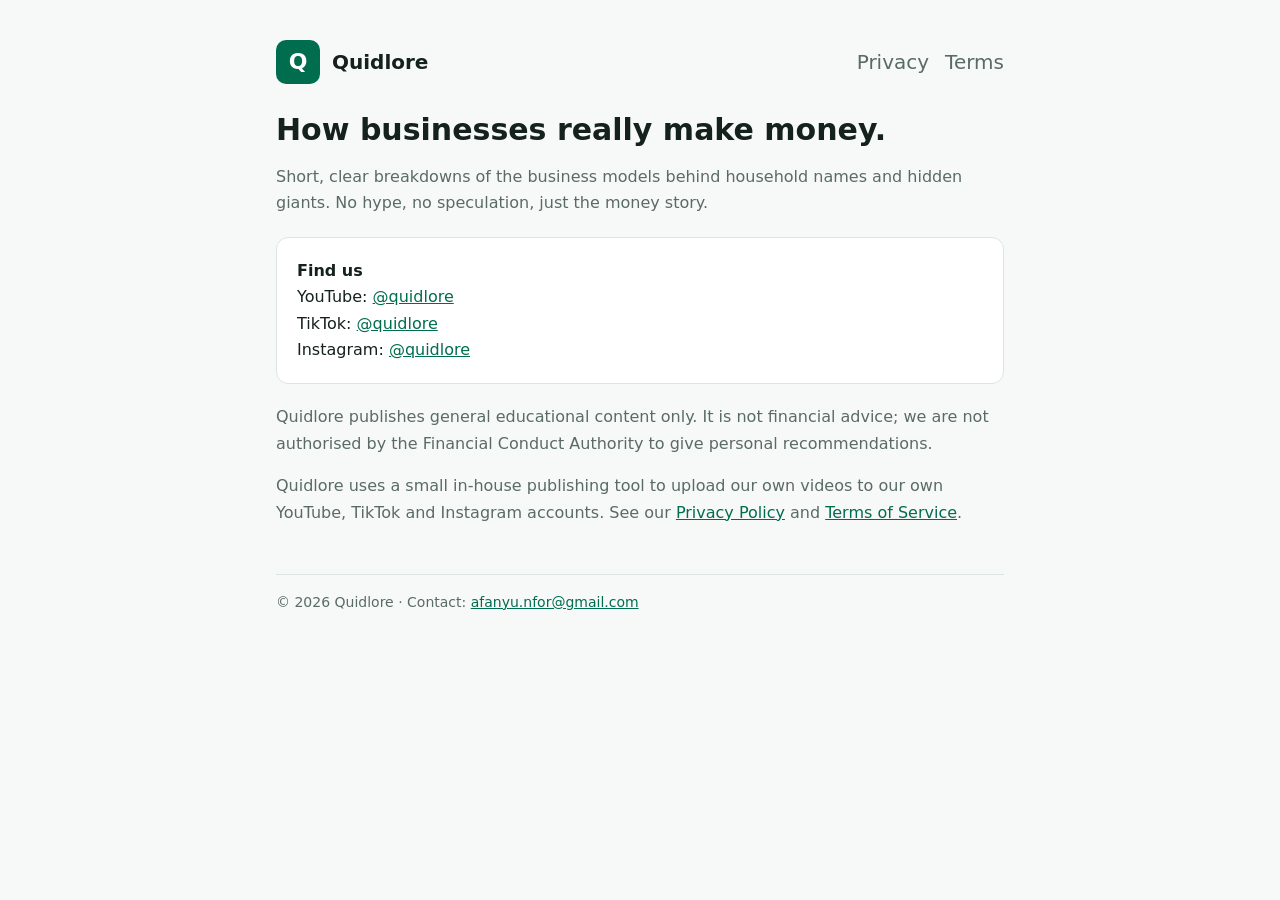
<file: index.html>
<!doctype html><html lang="en-GB"><head><meta charset="utf-8"><meta name="viewport" content="width=device-width,initial-scale=1"><title>Quidlore</title><link rel="stylesheet" href="style.css"></head><body><main><header><div class="logo">Q</div><a href="./">Quidlore</a><nav><a href="privacy.html">Privacy</a><a href="terms.html">Terms</a></nav></header>
<h1>How businesses really make money.</h1>
<p class="muted">Short, clear breakdowns of the business models behind household names and hidden giants. No hype, no speculation, just the money story.</p>
<div class="card"><strong>Find us</strong><br>
YouTube: <a href="https://www.youtube.com/@quidlore">@quidlore</a><br>
TikTok: <a href="https://www.tiktok.com/@quidlore">@quidlore</a><br>
Instagram: <a href="https://www.instagram.com/quidlore">@quidlore</a></div>
<p class="muted">Quidlore publishes general educational content only. It is not financial advice; we are not authorised by the Financial Conduct Authority to give personal recommendations.</p>
<p class="muted">Quidlore uses a small in-house publishing tool to upload our own videos to our own YouTube, TikTok and Instagram accounts. See our <a href="privacy.html">Privacy Policy</a> and <a href="terms.html">Terms of Service</a>.</p>
<footer>© 2026 Quidlore · Contact: <a href="mailto:afanyu.nfor@gmail.com">afanyu.nfor@gmail.com</a></footer></main></body></html>
</file>
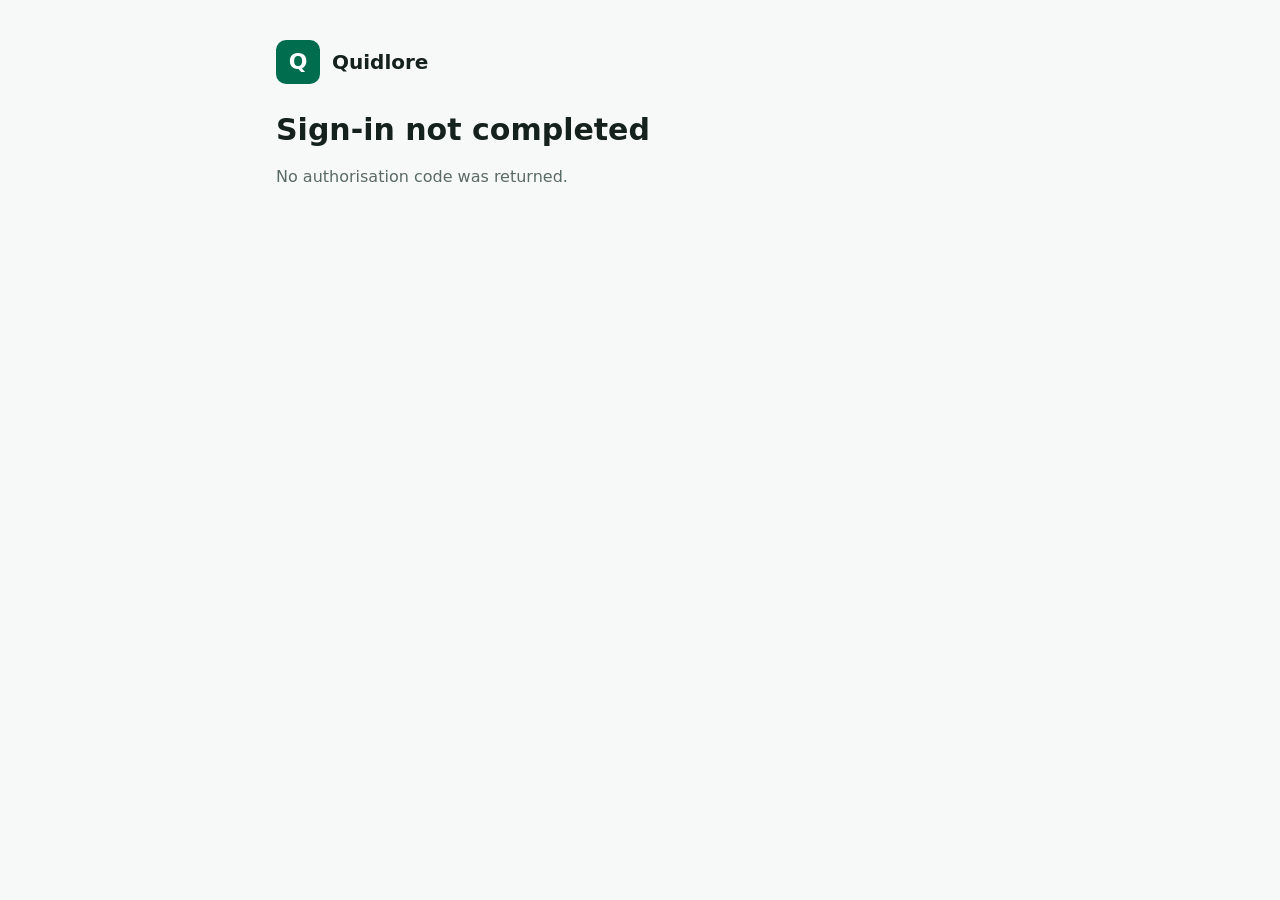
<file: callback.html>
<!doctype html><html lang="en-GB"><head><meta charset="utf-8"><meta name="viewport" content="width=device-width,initial-scale=1"><meta name="robots" content="noindex"><title>Quidlore sign-in</title><link rel="stylesheet" href="style.css"></head><body><main>
<header><div class="logo">Q</div><a href="./">Quidlore</a></header>
<h1 id="h">Connecting…</h1><p class="muted" id="m"></p>
<div class="card" id="c" hidden><code id="code" style="word-break:break-all"></code></div>
<script>
// OAuth redirect target for the Quidlore publishing tool. Shows the one-time code; nothing is sent anywhere.
const q=new URLSearchParams(location.search);
const code=q.get('code'), err=q.get('error')||q.get('error_description');
if(code){document.getElementById('h').textContent='Signed in';document.getElementById('m').textContent='Copy this one-time code back into the Quidlore publisher. It expires in a few minutes.';document.getElementById('code').textContent=code;document.getElementById('c').hidden=false;}
else{document.getElementById('h').textContent='Sign-in not completed';document.getElementById('m').textContent=err||'No authorisation code was returned.';}
history.replaceState(null,'',location.pathname);
</script></main></body></html>
</file>
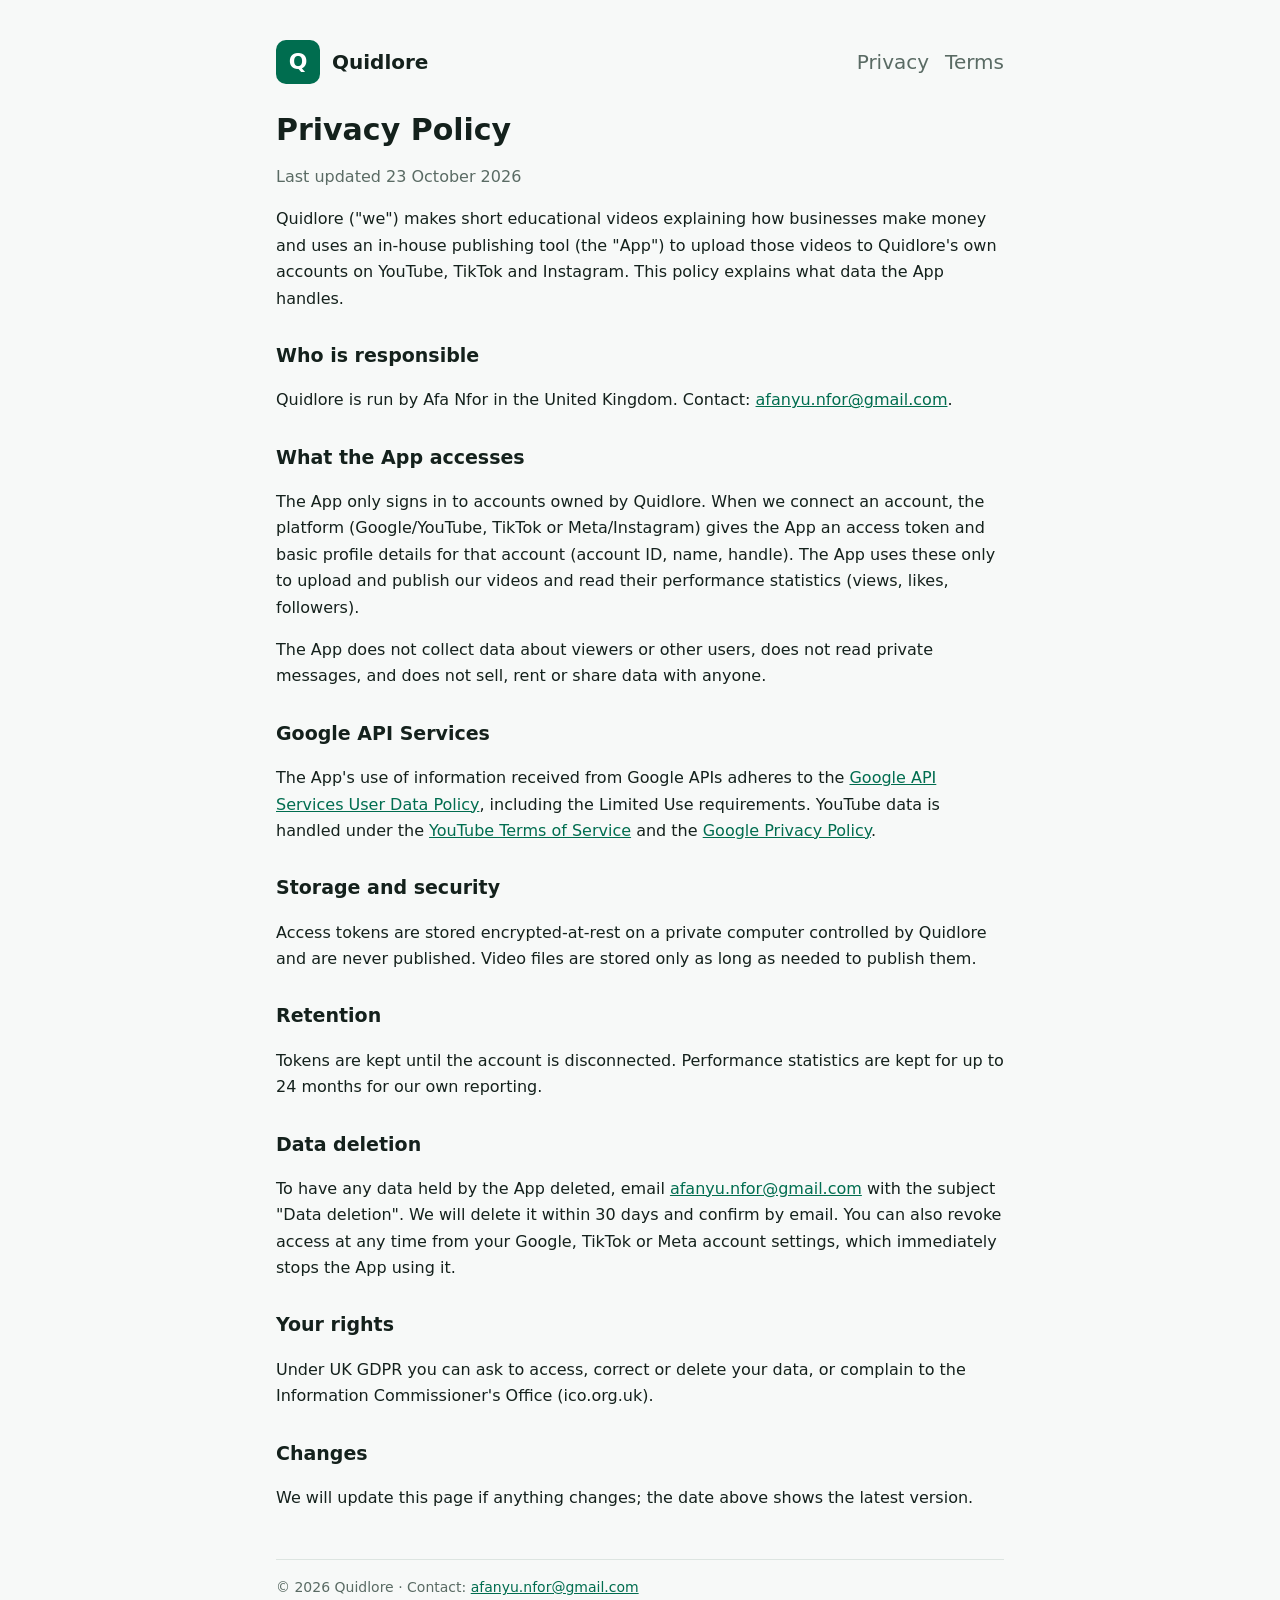
<file: privacy.html>
<!doctype html><html lang="en-GB"><head><meta charset="utf-8"><meta name="viewport" content="width=device-width,initial-scale=1"><title>Privacy Policy – Quidlore</title><link rel="stylesheet" href="style.css"></head><body><main><header><div class="logo">Q</div><a href="./">Quidlore</a><nav><a href="privacy.html">Privacy</a><a href="terms.html">Terms</a></nav></header>
<h1>Privacy Policy</h1><p class="muted">Last updated 23 October 2026</p>
<p>Quidlore ("we") makes short educational videos explaining how businesses make money and uses an in-house publishing tool (the "App") to upload those videos to Quidlore's own accounts on YouTube, TikTok and Instagram. This policy explains what data the App handles.</p>
<h2>Who is responsible</h2><p>Quidlore is run by Afa Nfor in the United Kingdom. Contact: <a href="mailto:afanyu.nfor@gmail.com">afanyu.nfor@gmail.com</a>.</p>
<h2>What the App accesses</h2>
<p>The App only signs in to accounts owned by Quidlore. When we connect an account, the platform (Google/YouTube, TikTok or Meta/Instagram) gives the App an access token and basic profile details for that account (account ID, name, handle). The App uses these only to upload and publish our videos and read their performance statistics (views, likes, followers).</p>
<p>The App does not collect data about viewers or other users, does not read private messages, and does not sell, rent or share data with anyone.</p>
<h2>Google API Services</h2><p>The App's use of information received from Google APIs adheres to the <a href="https://developers.google.com/terms/api-services-user-data-policy">Google API Services User Data Policy</a>, including the Limited Use requirements. YouTube data is handled under the <a href="https://www.youtube.com/t/terms">YouTube Terms of Service</a> and the <a href="https://policies.google.com/privacy">Google Privacy Policy</a>.</p>
<h2>Storage and security</h2><p>Access tokens are stored encrypted-at-rest on a private computer controlled by Quidlore and are never published. Video files are stored only as long as needed to publish them.</p>
<h2>Retention</h2><p>Tokens are kept until the account is disconnected. Performance statistics are kept for up to 24 months for our own reporting.</p>
<h2 id="deletion">Data deletion</h2><p>To have any data held by the App deleted, email <a href="mailto:afanyu.nfor@gmail.com">afanyu.nfor@gmail.com</a> with the subject "Data deletion". We will delete it within 30 days and confirm by email. You can also revoke access at any time from your Google, TikTok or Meta account settings, which immediately stops the App using it.</p>
<h2>Your rights</h2><p>Under UK GDPR you can ask to access, correct or delete your data, or complain to the Information Commissioner's Office (ico.org.uk).</p>
<h2>Changes</h2><p>We will update this page if anything changes; the date above shows the latest version.</p>
<footer>© 2026 Quidlore · Contact: <a href="mailto:afanyu.nfor@gmail.com">afanyu.nfor@gmail.com</a></footer></main></body></html>
</file>
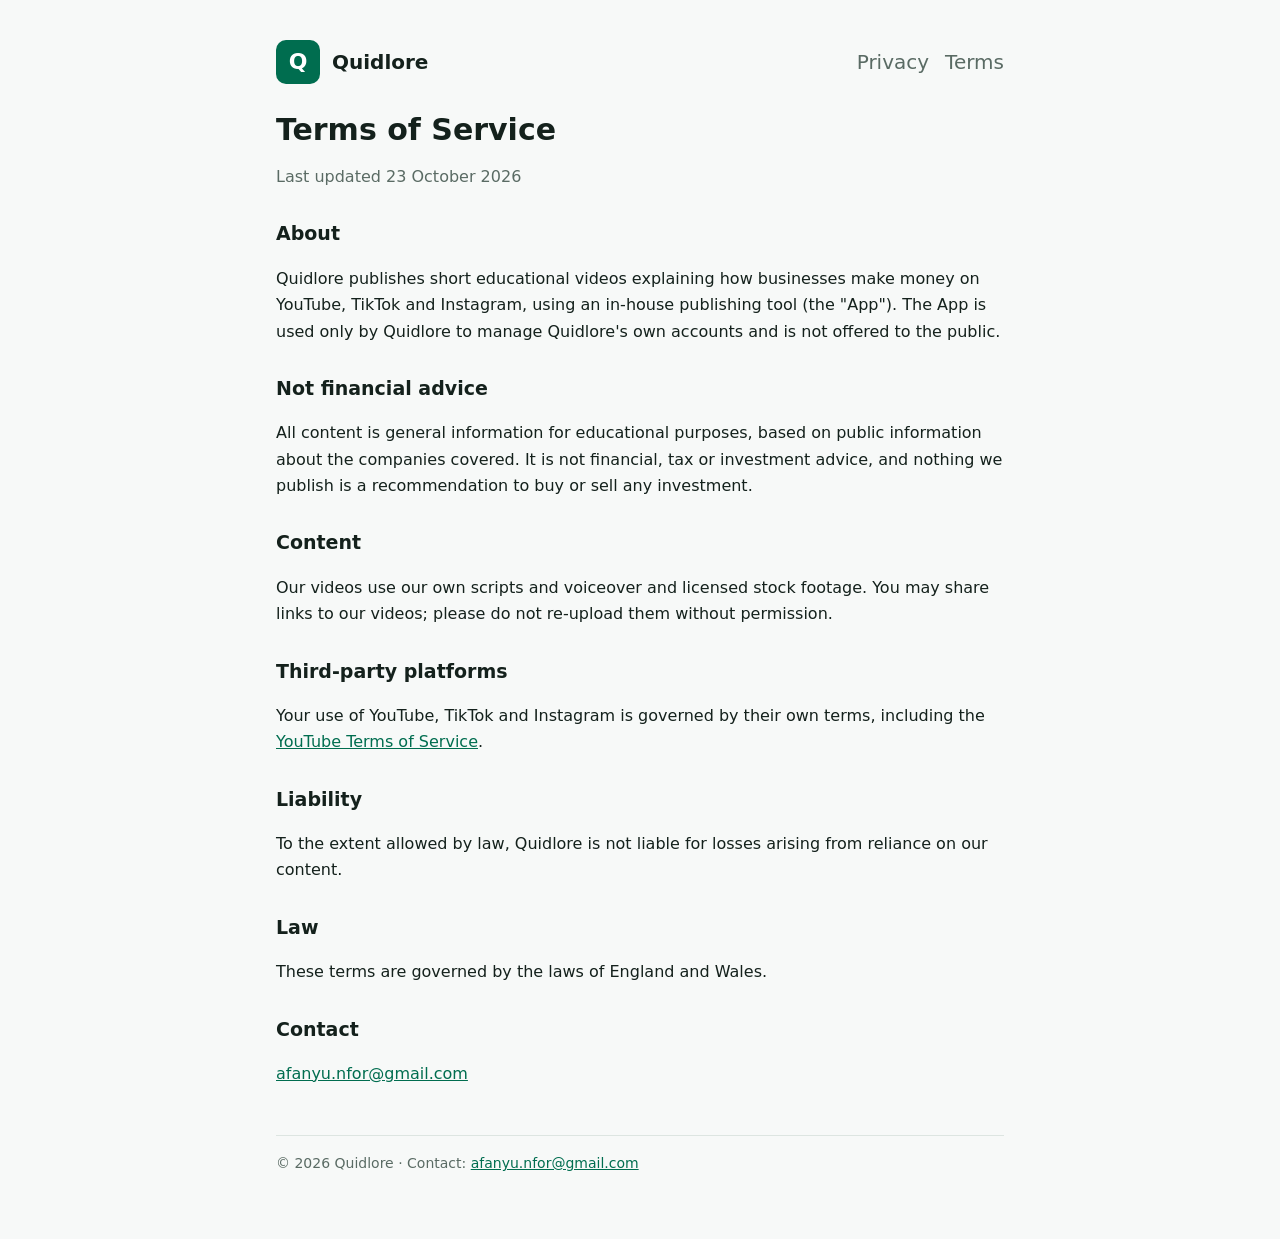
<file: terms.html>
<!doctype html><html lang="en-GB"><head><meta charset="utf-8"><meta name="viewport" content="width=device-width,initial-scale=1"><title>Terms of Service – Quidlore</title><link rel="stylesheet" href="style.css"></head><body><main><header><div class="logo">Q</div><a href="./">Quidlore</a><nav><a href="privacy.html">Privacy</a><a href="terms.html">Terms</a></nav></header>
<h1>Terms of Service</h1><p class="muted">Last updated 23 October 2026</p>
<h2>About</h2><p>Quidlore publishes short educational videos explaining how businesses make money on YouTube, TikTok and Instagram, using an in-house publishing tool (the "App"). The App is used only by Quidlore to manage Quidlore's own accounts and is not offered to the public.</p>
<h2>Not financial advice</h2><p>All content is general information for educational purposes, based on public information about the companies covered. It is not financial, tax or investment advice, and nothing we publish is a recommendation to buy or sell any investment.</p>
<h2>Content</h2><p>Our videos use our own scripts and voiceover and licensed stock footage. You may share links to our videos; please do not re-upload them without permission.</p>
<h2>Third-party platforms</h2><p>Your use of YouTube, TikTok and Instagram is governed by their own terms, including the <a href="https://www.youtube.com/t/terms">YouTube Terms of Service</a>.</p>
<h2>Liability</h2><p>To the extent allowed by law, Quidlore is not liable for losses arising from reliance on our content.</p>
<h2>Law</h2><p>These terms are governed by the laws of England and Wales.</p>
<h2>Contact</h2><p><a href="mailto:afanyu.nfor@gmail.com">afanyu.nfor@gmail.com</a></p>
<footer>© 2026 Quidlore · Contact: <a href="mailto:afanyu.nfor@gmail.com">afanyu.nfor@gmail.com</a></footer></main></body></html>
</file>
<file: style.css>
:root{--bg:#f7f9f8;--fg:#14211c;--muted:#5a6b64;--accent:#006d4f;--card:#fff;--line:#dde5e1}
@media (prefers-color-scheme:dark){:root{--bg:#0f1714;--fg:#e6efeb;--muted:#9fb2aa;--accent:#3fbf8f;--card:#16211d;--line:#24332d}}
*{box-sizing:border-box}body{margin:0;background:var(--bg);color:var(--fg);font:16px/1.65 system-ui,-apple-system,"Segoe UI",Roboto,sans-serif}
main{max-width:760px;margin:0 auto;padding:40px 16px 64px}header{display:flex;align-items:center;gap:12px;margin-bottom:28px}
.logo{width:44px;height:44px;border-radius:10px;background:var(--accent);color:#fff;display:grid;place-items:center;font-weight:800;font-size:22px}
header a{color:var(--fg);text-decoration:none;font-weight:700;font-size:20px}nav{margin-left:auto;display:flex;gap:16px;font-size:14px}
nav a{color:var(--muted);font-weight:500}a{color:var(--accent)}h1{font-size:30px;line-height:1.2;margin:0 0 8px}h2{font-size:19px;margin:28px 0 6px}
.muted{color:var(--muted)}.card{background:var(--card);border:1px solid var(--line);border-radius:12px;padding:20px;margin:20px 0}
footer{margin-top:48px;border-top:1px solid var(--line);padding-top:16px;font-size:14px;color:var(--muted)}
</file>
